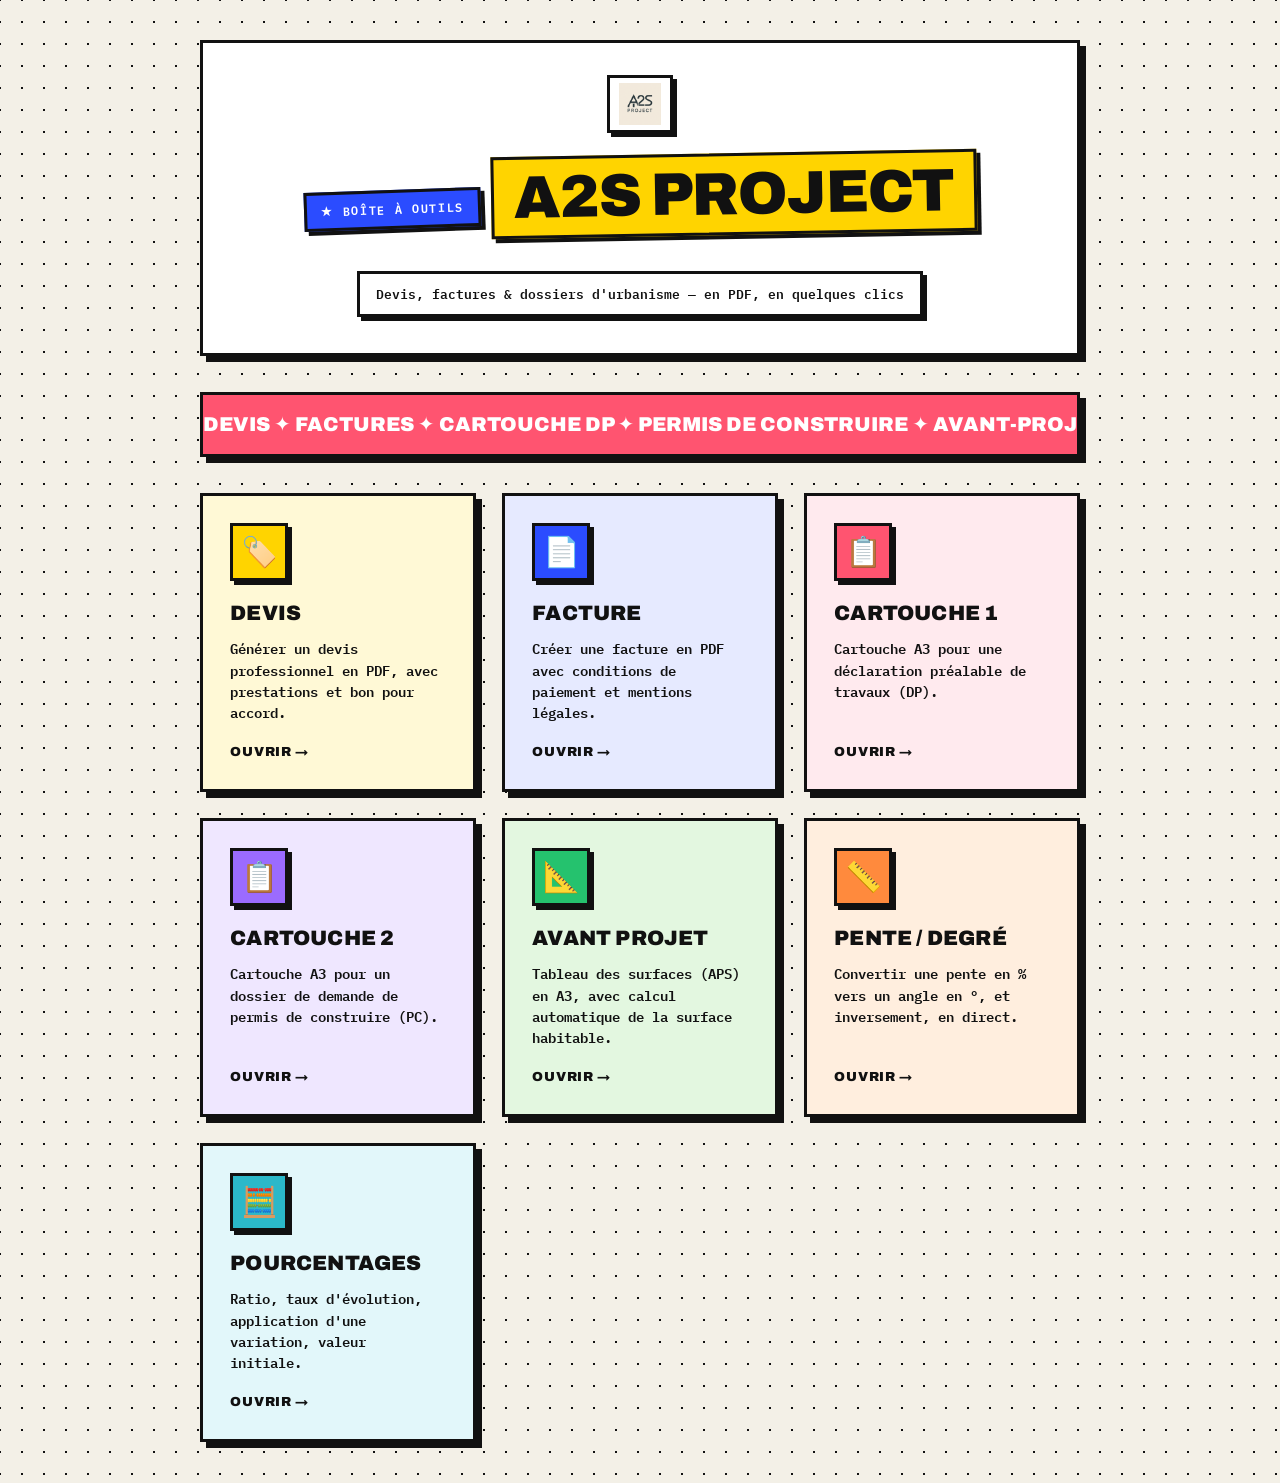
<file: index.html>
<!DOCTYPE html>
<html lang="fr">

<head>
    <meta charset="UTF-8">
    <meta name="viewport" content="width=device-width, initial-scale=1.0">
    <title>A2S PROJECT — Boîte à outils</title>
    <link rel="stylesheet" href="styles.css">
</head>

<body>
    <div class="container">
        <header>
            <div class="logo-container"><img src="logo.png" alt="Logo A2S PROJECT" id="headerLogo"
                    onerror="this.style.display='none'"></div>
            <span class="badge">★ Boîte à outils</span>
            <h1>A2S PROJECT</h1>
            <p class="subtitle">Devis, factures &amp; dossiers d'urbanisme — en PDF, en quelques clics</p>
        </header>

        <div class="marquee-container">
            <div class="marquee">
                <span>DEVIS ✦ FACTURES ✦ CARTOUCHE DP ✦ PERMIS DE CONSTRUIRE ✦ AVANT-PROJET ✦ </span>
                <span>DEVIS ✦ FACTURES ✦ CARTOUCHE DP ✦ PERMIS DE CONSTRUIRE ✦ AVANT-PROJET ✦ </span>
            </div>
        </div>

        <div class="tool-grid">
            <a href="./devis.html" class="tool-card accent-1">
                <div class="tool-icon">🏷️</div>
                <h2>Devis</h2>
                <p>Générer un devis professionnel en PDF, avec prestations et bon pour accord.</p>
                <span class="tool-go">Ouvrir →</span>
            </a>

            <a href="./facture.html" class="tool-card accent-2">
                <div class="tool-icon">📄</div>
                <h2>Facture</h2>
                <p>Créer une facture en PDF avec conditions de paiement et mentions légales.</p>
                <span class="tool-go">Ouvrir →</span>
            </a>

            <a href="./cartouche1.html" class="tool-card accent-3">
                <div class="tool-icon">📋</div>
                <h2>Cartouche 1</h2>
                <p>Cartouche A3 pour une déclaration préalable de travaux (DP).</p>
                <span class="tool-go">Ouvrir →</span>
            </a>

            <a href="./cartouche2.html" class="tool-card accent-4">
                <div class="tool-icon">📋</div>
                <h2>Cartouche 2</h2>
                <p>Cartouche A3 pour un dossier de demande de permis de construire (PC).</p>
                <span class="tool-go">Ouvrir →</span>
            </a>

            <a href="./avant-projet.html" class="tool-card accent-5">
                <div class="tool-icon">📐</div>
                <h2>Avant Projet</h2>
                <p>Tableau des surfaces (APS) en A3, avec calcul automatique de la surface habitable.</p>
                <span class="tool-go">Ouvrir →</span>
            </a>

            <a href="./convertisseur.html" class="tool-card accent-6">
                <div class="tool-icon">📏</div>
                <h2>Pente / Degré</h2>
                <p>Convertir une pente en % vers un angle en °, et inversement, en direct.</p>
                <span class="tool-go">Ouvrir →</span>
            </a>

            <a href="./pourcentages.html" class="tool-card accent-7">
                <div class="tool-icon">🧮</div>
                <h2>Pourcentages</h2>
                <p>Ratio, taux d'évolution, application d'une variation, valeur initiale.</p>
                <span class="tool-go">Ouvrir →</span>
            </a>
        </div>
    </div>
</body>

</html>
</file>
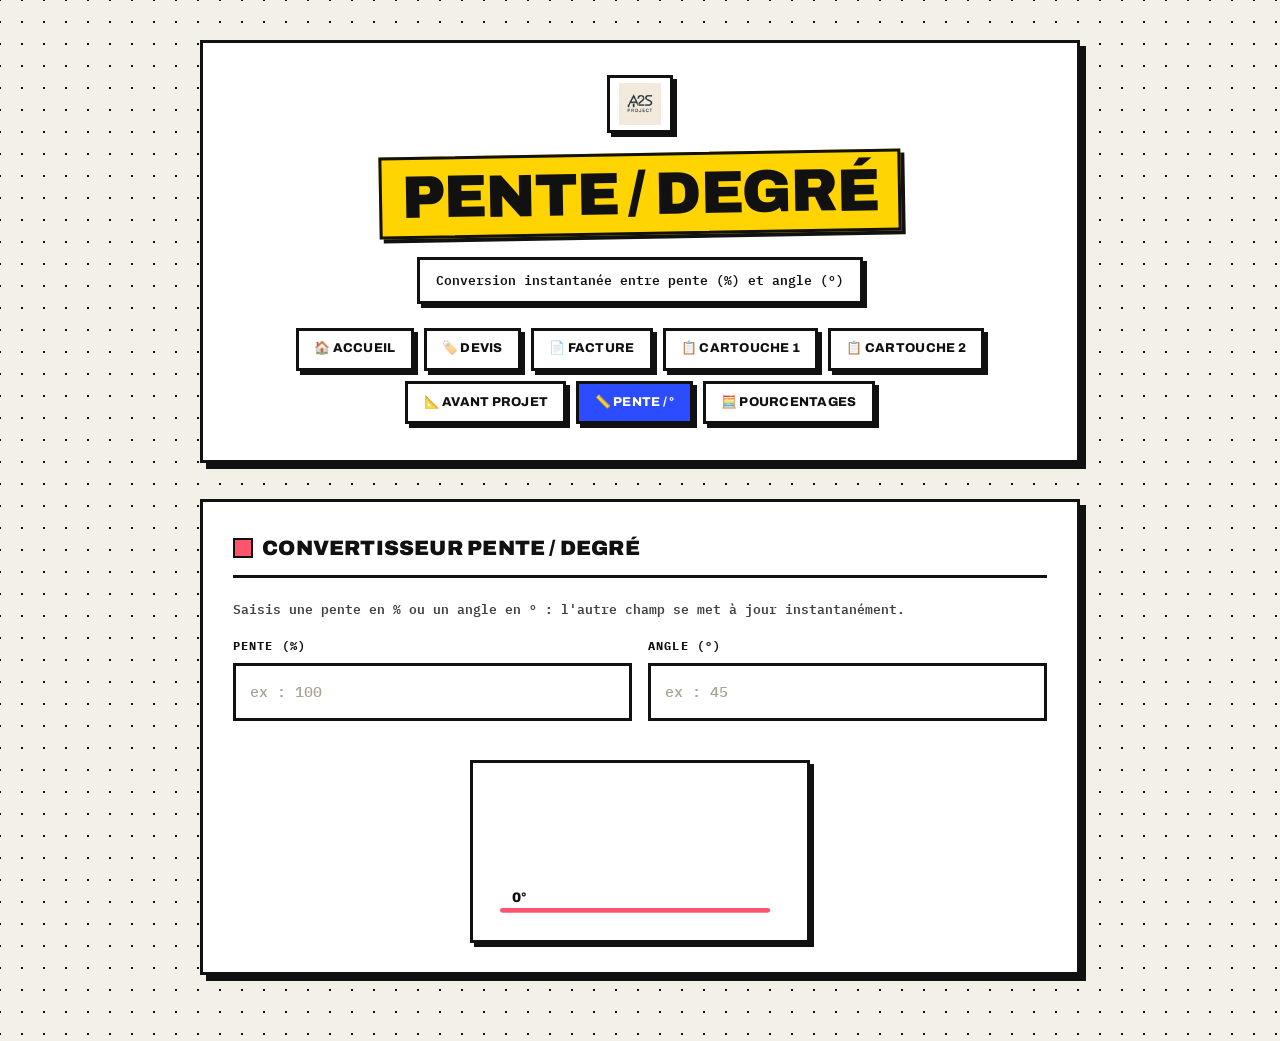
<file: convertisseur.html>
<!DOCTYPE html>
<html lang="fr">

<head>
    <meta charset="UTF-8">
    <meta name="viewport" content="width=device-width, initial-scale=1.0">
    <title>Convertisseur Pente / Degré</title>
    <script src="calculs.js"></script>
    <link rel="stylesheet" href="styles.css">
</head>

<body>
    <div class="container">
        <header>
            <div class="logo-container"><img src="logo.png" alt="Logo" id="headerLogo" onerror="this.style.display='none'"></div>
            <h1>Pente / Degré</h1>
            <p class="subtitle">Conversion instantanée entre pente (%) et angle (°)</p>
            <div class="nav-links">
                <a href="./index.html" class="nav-link">🏠 Accueil</a>
                <a href="./devis.html" class="nav-link">🏷️ Devis</a>
                <a href="./facture.html" class="nav-link">📄 Facture</a>
                <a href="./cartouche1.html" class="nav-link">📋 Cartouche 1</a>
                <a href="./cartouche2.html" class="nav-link">📋 Cartouche 2</a>
                <a href="./avant-projet.html" class="nav-link">📐 Avant Projet</a>
                <a href="./convertisseur.html" class="nav-link active">📏 Pente / °</a>
                <a href="./pourcentages.html" class="nav-link">🧮 Pourcentages</a>
            </div>
        </header>

        <div class="card">
            <h2 class="card-title">Convertisseur Pente / Degré</h2>
            <p class="hint">Saisis une pente en % ou un angle en ° : l'autre champ se met à jour instantanément.</p>
            <div class="row">
                <div class="form-group">
                    <label>Pente (%)</label>
                    <input type="text" inputmode="decimal" id="pente" placeholder="ex : 100">
                </div>
                <div class="form-group">
                    <label>Angle (°)</label>
                    <input type="text" inputmode="decimal" id="degre" placeholder="ex : 45">
                </div>
            </div>

            <div class="slope-viz">
                <svg class="slope-svg" viewBox="0 0 340 180" role="img" aria-label="Visualisation de la pente">
                    <polygon id="vizTri" points="30,150 300,150 300,150"></polygon>
                    <line id="vizHyp" class="hyp" x1="30" y1="150" x2="300" y2="150"></line>
                    <text id="vizLabel" x="40" y="142">0°</text>
                </svg>
            </div>
        </div>
    </div>

    <script>
        /* ---- Couche DOM : lecture des champs, appel des fonctions pures de
               calculs.js, puis affichage. Aucune logique de calcul ici. ---- */
        (function () {
            const pente = document.getElementById('pente');
            const degre = document.getElementById('degre');
            const tri = document.getElementById('vizTri');
            const hyp = document.getElementById('vizHyp');
            const label = document.getElementById('vizLabel');

            const parse = (v) => parseFloat(String(v).replace(',', '.').trim());
            const fmt = (n) => {
                if (!isFinite(n)) return '';
                return (Math.round(n * 1000) / 1000).toString().replace('.', ',');
            };

            function drawViz(angle) {
                const x0 = 30, baseY = 150, run = 270, maxRise = 130;
                const a = isFinite(angle) ? angle : 0;
                let rise = run * Math.tan(a * Math.PI / 180);
                rise = Math.max(0, Math.min(rise, maxRise));   // borné pour rester lisible
                const apexX = x0 + run, apexY = baseY - rise;
                tri.setAttribute('points', `${x0},${baseY} ${apexX},${baseY} ${apexX},${apexY}`);
                hyp.setAttribute('x1', x0); hyp.setAttribute('y1', baseY);
                hyp.setAttribute('x2', apexX); hyp.setAttribute('y2', apexY);
                label.textContent = (isFinite(angle) ? fmt(angle) : '0') + '°';
            }

            pente.addEventListener('input', () => {
                const p = parse(pente.value);
                if (isNaN(p)) { degre.value = ''; drawViz(0); return; }
                const angle = Calculs.penteVersDegre(p);
                degre.value = fmt(angle);
                drawViz(angle);
            });

            degre.addEventListener('input', () => {
                const a = parse(degre.value);
                if (isNaN(a)) { pente.value = ''; drawViz(0); return; }
                pente.value = fmt(Calculs.degreVersPente(a));
                drawViz(a);
            });

            drawViz(0);
        })();
    </script>
</body>

</html>
</file>
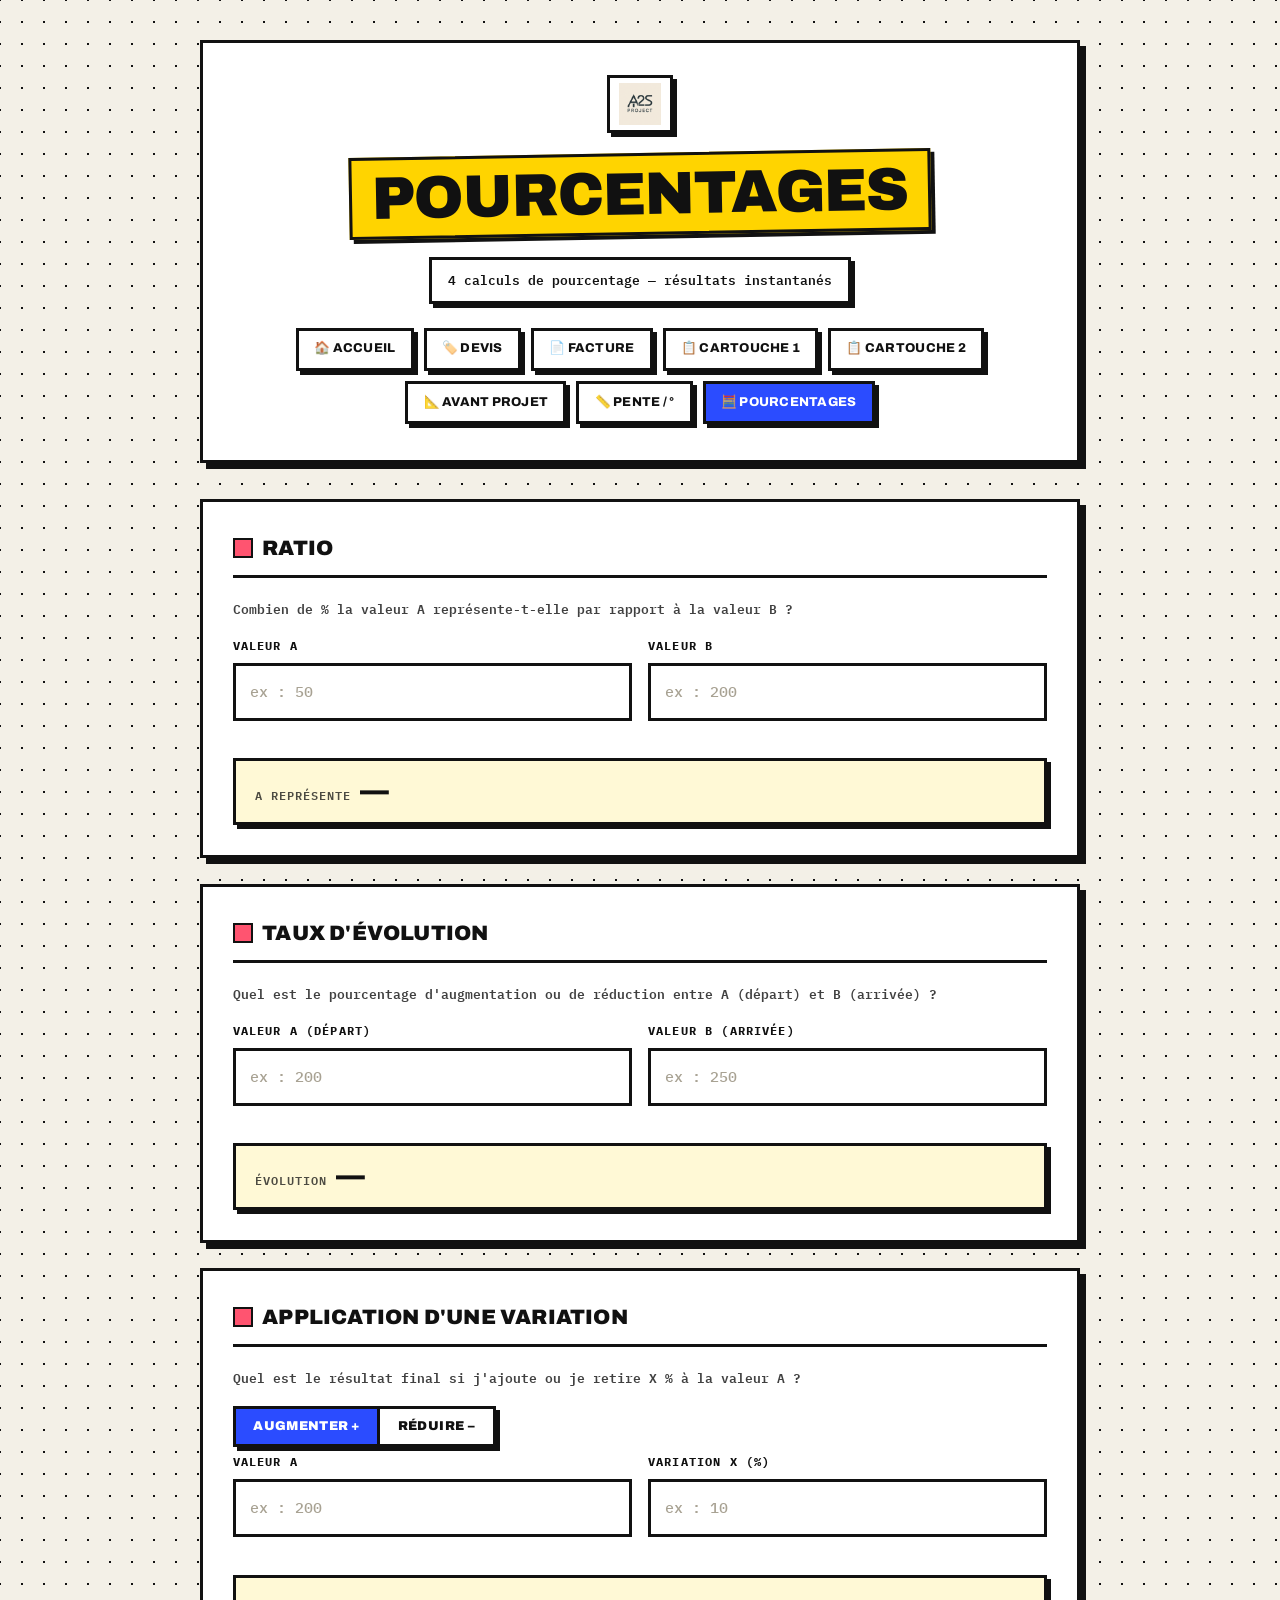
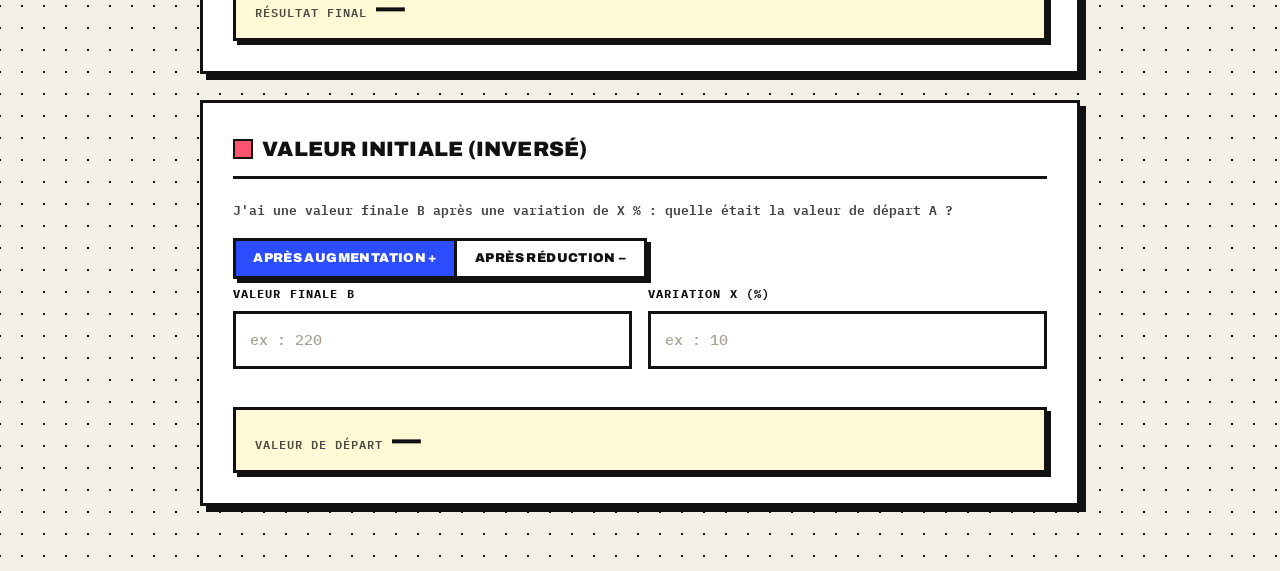
<file: pourcentages.html>
<!DOCTYPE html>
<html lang="fr">

<head>
    <meta charset="UTF-8">
    <meta name="viewport" content="width=device-width, initial-scale=1.0">
    <title>Calculateur de Pourcentages</title>
    <script src="calculs.js"></script>
    <link rel="stylesheet" href="styles.css">
</head>

<body>
    <div class="container">
        <header>
            <div class="logo-container"><img src="logo.png" alt="Logo" id="headerLogo" onerror="this.style.display='none'"></div>
            <h1>Pourcentages</h1>
            <p class="subtitle">4 calculs de pourcentage — résultats instantanés</p>
            <div class="nav-links">
                <a href="./index.html" class="nav-link">🏠 Accueil</a>
                <a href="./devis.html" class="nav-link">🏷️ Devis</a>
                <a href="./facture.html" class="nav-link">📄 Facture</a>
                <a href="./cartouche1.html" class="nav-link">📋 Cartouche 1</a>
                <a href="./cartouche2.html" class="nav-link">📋 Cartouche 2</a>
                <a href="./avant-projet.html" class="nav-link">📐 Avant Projet</a>
                <a href="./convertisseur.html" class="nav-link">📏 Pente / °</a>
                <a href="./pourcentages.html" class="nav-link active">🧮 Pourcentages</a>
            </div>
        </header>

        <!-- 1. RATIO -->
        <div class="card">
            <h2 class="card-title">Ratio</h2>
            <p class="hint">Combien de % la valeur A représente-t-elle par rapport à la valeur B ?</p>
            <div class="row">
                <div class="form-group"><label>Valeur A</label><input type="text" inputmode="decimal" id="ratioA" placeholder="ex : 50"></div>
                <div class="form-group"><label>Valeur B</label><input type="text" inputmode="decimal" id="ratioB" placeholder="ex : 200"></div>
            </div>
            <div class="calc-result" id="ratioRes"><span class="res-label">A représente</span><span class="res-value">—</span></div>
        </div>

        <!-- 2. TAUX D'ÉVOLUTION -->
        <div class="card">
            <h2 class="card-title">Taux d'évolution</h2>
            <p class="hint">Quel est le pourcentage d'augmentation ou de réduction entre A (départ) et B (arrivée) ?</p>
            <div class="row">
                <div class="form-group"><label>Valeur A (départ)</label><input type="text" inputmode="decimal" id="evoA" placeholder="ex : 200"></div>
                <div class="form-group"><label>Valeur B (arrivée)</label><input type="text" inputmode="decimal" id="evoB" placeholder="ex : 250"></div>
            </div>
            <div class="calc-result" id="evoRes"><span class="res-label">Évolution</span><span class="res-value">—</span></div>
        </div>

        <!-- 3. APPLICATION D'UNE VARIATION -->
        <div class="card">
            <h2 class="card-title">Application d'une variation</h2>
            <p class="hint">Quel est le résultat final si j'ajoute ou je retire X % à la valeur A ?</p>
            <div class="toggle-group" id="varSens" data-sens="+">
                <button type="button" class="toggle-btn active" data-val="+">Augmenter +</button>
                <button type="button" class="toggle-btn is-minus" data-val="-">Réduire −</button>
            </div>
            <div class="row">
                <div class="form-group"><label>Valeur A</label><input type="text" inputmode="decimal" id="varA" placeholder="ex : 200"></div>
                <div class="form-group"><label>Variation X (%)</label><input type="text" inputmode="decimal" id="varX" placeholder="ex : 10"></div>
            </div>
            <div class="calc-result" id="varRes"><span class="res-label">Résultat final</span><span class="res-value">—</span></div>
        </div>

        <!-- 4. VALEUR INITIALE (INVERSÉ) -->
        <div class="card">
            <h2 class="card-title">Valeur initiale (inversé)</h2>
            <p class="hint">J'ai une valeur finale B après une variation de X % : quelle était la valeur de départ A ?</p>
            <div class="toggle-group" id="invSens" data-sens="+">
                <button type="button" class="toggle-btn active" data-val="+">Après augmentation +</button>
                <button type="button" class="toggle-btn is-minus" data-val="-">Après réduction −</button>
            </div>
            <div class="row">
                <div class="form-group"><label>Valeur finale B</label><input type="text" inputmode="decimal" id="invB" placeholder="ex : 220"></div>
                <div class="form-group"><label>Variation X (%)</label><input type="text" inputmode="decimal" id="invX" placeholder="ex : 10"></div>
            </div>
            <div class="calc-result" id="invRes"><span class="res-label">Valeur de départ</span><span class="res-value">—</span></div>
        </div>
    </div>

    <script>
        /* ---- Couche DOM uniquement : écoute les champs, appelle les fonctions
               PURES de calculs.js, puis affiche. Aucun calcul ici. ---- */
        (function () {
            const parse = (v) => parseFloat(String(v).replace(',', '.').trim());
            const nf = new Intl.NumberFormat('fr-FR', { maximumFractionDigits: 2 });
            const fmt = (n) => (isFinite(n) ? nf.format(n) : '—');

            const setRes = (boxId, text) => {
                document.getElementById(boxId).querySelector('.res-value').textContent = text;
            };

            // Branche un input -> recalcul
            const on = (ids, fn) => ids.forEach(id => document.getElementById(id).addEventListener('input', fn));

            // Branche un toggle +/- -> recalcul
            const wireToggle = (groupId, fn) => {
                const group = document.getElementById(groupId);
                group.querySelectorAll('.toggle-btn').forEach(btn => {
                    btn.addEventListener('click', () => {
                        group.querySelectorAll('.toggle-btn').forEach(b => b.classList.remove('active'));
                        btn.classList.add('active');
                        group.dataset.sens = btn.dataset.val;
                        fn();
                    });
                });
            };

            // 1. Ratio
            function calcRatio() {
                const a = parse(document.getElementById('ratioA').value);
                const b = parse(document.getElementById('ratioB').value);
                if (isNaN(a) || isNaN(b) || b === 0) return setRes('ratioRes', '—');
                setRes('ratioRes', fmt(Calculs.ratio(a, b)) + ' % de B');
            }
            on(['ratioA', 'ratioB'], calcRatio);

            // 2. Taux d'évolution
            function calcEvo() {
                const a = parse(document.getElementById('evoA').value);
                const b = parse(document.getElementById('evoB').value);
                const box = document.getElementById('evoRes');
                box.classList.remove('is-up', 'is-down');
                if (isNaN(a) || isNaN(b) || a === 0) return setRes('evoRes', '—');
                const t = Calculs.tauxEvolution(a, b);
                const signe = t > 0 ? '+ ' : (t < 0 ? '− ' : '');
                setRes('evoRes', signe + fmt(Math.abs(t)) + ' %');
                if (t > 0) box.classList.add('is-up');
                else if (t < 0) box.classList.add('is-down');
            }
            on(['evoA', 'evoB'], calcEvo);

            // 3. Application d'une variation
            function calcVar() {
                const a = parse(document.getElementById('varA').value);
                const x = parse(document.getElementById('varX').value);
                const sens = document.getElementById('varSens').dataset.sens;
                if (isNaN(a) || isNaN(x)) return setRes('varRes', '—');
                setRes('varRes', fmt(Calculs.appliquerVariation(a, x, sens)));
            }
            on(['varA', 'varX'], calcVar);
            wireToggle('varSens', calcVar);

            // 4. Valeur initiale (inversé)
            function calcInv() {
                const b = parse(document.getElementById('invB').value);
                const x = parse(document.getElementById('invX').value);
                const sens = document.getElementById('invSens').dataset.sens;
                const diviseur = 1 + (sens === '-' ? -1 : 1) * (x / 100);
                if (isNaN(b) || isNaN(x) || diviseur === 0) return setRes('invRes', '—');
                setRes('invRes', fmt(Calculs.valeurInitiale(b, x, sens)));
            }
            on(['invB', 'invX'], calcInv);
            wireToggle('invSens', calcInv);
        })();
    </script>
</body>

</html>
</file>
<file: styles.css>
/* ============================================================================
   styles.css — Boîte à outils A2S PROJECT
   DA NÉO-BRUTALISTE, inspirée du portfolio Pierre H. :
   Archivo 900 + IBM Plex Mono · jaune / bleu / rose / encre · coins carrés ·
   bordures 3px · ombres dures · fond à pois · effets « tampon » & « press ».
   (Les PDF générés restent, eux, en navy/or — non concernés par cette feuille.)
   ========================================================================== */

@import url('https://fonts.googleapis.com/css2?family=Archivo:wght@600;800;900&family=IBM+Plex+Mono:wght@400;500;600;700&display=swap');

:root {
    --bg: #f3f0e7;
    --ink: #111111;
    --yellow: #ffd400;
    --blue: #2b4cff;
    --pink: #ff5470;
    --green: #25c26e;
    --purple: #9b6bff;
    --white: #ffffff;

    --blue-soft: #e6eaff;
    --pink-soft: #ffeaee;
    --yellow-soft: #fff9d6;
    --green-soft: #e3f7e0;
    --purple-soft: #efe7ff;

    --border: 3px solid var(--ink);
    --shadow: 6px 6px 0 0 var(--ink);
    --shadow-sm: 4px 4px 0 0 var(--ink);
    --shadow-lg: 10px 10px 0 0 var(--ink);

    /* Compat. avec les styles inline existants des pages */
    --primary: var(--blue);
    --secondary: var(--yellow);
    --accent: var(--pink);
    --card: var(--white);
    --text: var(--ink);

    --font-head: 'Archivo', system-ui, sans-serif;
    --font-body: 'IBM Plex Mono', ui-monospace, monospace;
}

* { box-sizing: border-box; margin: 0; padding: 0; }

html { scroll-behavior: smooth; }

body {
    font-family: var(--font-body);
    background: var(--bg);
    background-image: radial-gradient(var(--ink) 1px, transparent 1px);
    background-size: 22px 22px;
    background-position: -11px -11px;
    color: var(--ink);
    line-height: 1.55;
    min-height: 100vh;
    overflow-x: hidden;
    padding: 2.5rem 1rem;
}

::selection { background: var(--yellow); color: var(--ink); }

:focus-visible { outline: 3px solid var(--ink); outline-offset: 3px; }

/* Scrollbar brutaliste */
::-webkit-scrollbar { width: 14px; height: 14px; }
::-webkit-scrollbar-track { background: var(--bg); border-left: var(--border); }
::-webkit-scrollbar-thumb { background: var(--ink); border: 3px solid var(--bg); }

/* ---------- Typographie ---------- */
h1, h2, h3, .card-title {
    font-family: var(--font-head);
    font-weight: 900;
    text-transform: uppercase;
    letter-spacing: 0.01em;
}

p, li, label, input, textarea, select { font-family: var(--font-body); }

/* ---------- Animations ---------- */
@keyframes stampIn {
    from { opacity: 0; transform: scale(1.18) rotate(2deg); }
    to   { opacity: 1; transform: scale(1) rotate(0deg); }
}
@keyframes marquee {
    0%   { transform: translateX(0); }
    100% { transform: translateX(-50%); }
}

/* ---------- En-tête ---------- */
header {
    text-align: center;
    margin: 0 auto 2.25rem;
    max-width: 880px;
    padding: 2rem 1.5rem 2.25rem;
    background: var(--white);
    border: var(--border);
    box-shadow: var(--shadow);
    animation: stampIn .4s cubic-bezier(.2, 1.4, .4, 1) both;
}

.logo-container { display: flex; justify-content: center; margin-bottom: 1.25rem; }

.logo-container img {
    max-height: 58px;
    max-width: 210px;
    border: var(--border);
    box-shadow: var(--shadow-sm);
    background: #fff;
    padding: 5px 9px;
}

h1 {
    font-size: clamp(30px, 5.2vw, 60px);
    line-height: 1;
    letter-spacing: -0.02em;
    color: var(--ink);
    background: var(--yellow);
    display: inline-block;
    padding: 8px 20px;
    border: var(--border);
    box-shadow: var(--shadow-sm);
    transform: rotate(-1deg);
}

.subtitle {
    display: inline-block;
    margin-top: 1.4rem;
    background: var(--white);
    border: var(--border);
    box-shadow: var(--shadow-sm);
    padding: 10px 16px;
    font-size: 13px;
    font-weight: 600;
}

/* Badge "eyebrow" (utilisé sur l'accueil) */
.badge {
    display: inline-block;
    background: var(--blue);
    color: var(--white);
    font-family: var(--font-body);
    font-weight: 600;
    font-size: 12px;
    letter-spacing: 0.14em;
    text-transform: uppercase;
    padding: 7px 14px;
    border: var(--border);
    box-shadow: var(--shadow-sm);
    transform: rotate(-2deg);
    margin-bottom: 1.25rem;
}

/* ---------- Marquee (accueil) ---------- */
.marquee-container {
    max-width: 880px;
    margin: 0 auto 2.25rem;
    background: var(--pink);
    color: var(--white);
    border: var(--border);
    box-shadow: var(--shadow);
    padding: 14px 0;
    overflow: hidden;
    white-space: nowrap;
}
.marquee {
    display: inline-block;
    font-family: var(--font-head);
    font-weight: 900;
    font-size: 20px;
    text-transform: uppercase;
    animation: marquee 20s linear infinite;
}
.marquee span { padding-right: 8px; }

/* ---------- Navigation ---------- */
.nav-links {
    display: flex;
    justify-content: center;
    gap: 10px;
    margin-top: 1.5rem;
    flex-wrap: wrap;
}

.nav-link {
    font-family: var(--font-head);
    font-weight: 800;
    font-size: 0.8rem;
    text-transform: uppercase;
    letter-spacing: 0.02em;
    padding: 0.55rem 0.95rem;
    background: var(--white);
    border: var(--border);
    box-shadow: var(--shadow-sm);
    text-decoration: none;
    color: var(--ink);
    transition: transform .08s ease, box-shadow .08s ease, background .12s ease, color .12s ease;
}
.nav-link:hover { transform: translate(4px, 4px); box-shadow: 0 0 0 0 var(--ink); }
.nav-link.active { background: var(--blue); color: var(--white); }

/* ---------- Cartes / sections ---------- */
.card {
    background: var(--white);
    padding: 1.85rem;
    border: var(--border);
    box-shadow: var(--shadow);
    margin: 0 auto 1.6rem;
    max-width: 880px;
    animation: stampIn .4s cubic-bezier(.2, 1.4, .4, 1) both;
}

.card-title {
    font-size: 1.3rem;
    color: var(--ink);
    margin-bottom: 1.3rem;
    padding-bottom: 0.7rem;
    border-bottom: var(--border);
    display: flex;
    align-items: center;
    gap: 0.6rem;
}
.card-title::before {
    content: "";
    width: 16px;
    height: 16px;
    background: var(--pink);
    border: 2px solid var(--ink);
    display: inline-block;
    flex: 0 0 auto;
}

/* ---------- Formulaires ---------- */
.form-group { margin-bottom: 1.25rem; }

label {
    display: block;
    font-weight: 700;
    color: var(--ink);
    margin-bottom: 0.5rem;
    font-size: 0.72rem;
    text-transform: uppercase;
    letter-spacing: 0.1em;
}

input,
textarea,
select {
    width: 100%;
    padding: 0.85rem 0.9rem;
    border: var(--border);
    font-size: 0.92rem;
    font-weight: 600;
    background: var(--white);
    color: var(--ink);
    transition: box-shadow .08s ease, transform .08s ease, background .12s ease;
}
input::placeholder, textarea::placeholder { color: #a8a293; font-weight: 500; }

input:focus,
textarea:focus,
select:focus {
    outline: none;
    box-shadow: var(--shadow-sm);
    transform: translate(-2px, -2px);
    background: #fffdf5;
}

input:read-only,
input[readonly] {
    background: #e7e2d4;
    cursor: not-allowed;
    box-shadow: none;
}
input:read-only:focus,
input[readonly]:focus { transform: none; box-shadow: none; background: #e7e2d4; }

textarea { resize: vertical; min-height: 96px; }

.row { display: grid; grid-template-columns: 1fr 1fr; gap: 1rem; }

/* ---------- Lignes répétables ---------- */
.item-row {
    display: grid;
    grid-template-columns: 2fr 1fr 1fr auto;
    gap: 0.85rem;
    margin-bottom: 1rem;
    padding: 1rem;
    background: var(--yellow-soft);
    border: var(--border);
    box-shadow: var(--shadow-sm);
    align-items: end;
}
.piece-row,
.surface-row {
    display: grid;
    grid-template-columns: 2fr 1fr auto;
    gap: 0.85rem;
    padding: 0.9rem;
    background: var(--blue-soft);
    border: var(--border);
    box-shadow: var(--shadow-sm);
    margin-bottom: 0.9rem;
    align-items: center;
}

/* ---------- Boutons (effet "press" : s'enfoncent dans leur ombre) ---------- */
button { font-family: var(--font-head); }

.btn-remove,
.btn-remove-piece,
.btn-add,
.btn-generate,
.btn-action {
    font-family: var(--font-head);
    font-weight: 900;
    text-transform: uppercase;
    letter-spacing: 0.03em;
    border: var(--border);
    cursor: pointer;
    transition: transform .08s ease, box-shadow .08s ease, background .12s ease, color .12s ease;
}

.btn-remove,
.btn-remove-piece {
    background: var(--pink);
    color: var(--white);
    padding: 0.65rem 0.9rem;
    box-shadow: var(--shadow-sm);
}

.btn-add {
    background: var(--yellow);
    color: var(--ink);
    padding: 0.75rem 1.3rem;
    font-size: 0.9rem;
    box-shadow: var(--shadow-sm);
    margin-top: 0.5rem;
}

.btn-generate {
    background: var(--blue);
    color: var(--white);
    padding: 1.2rem 2rem;
    font-size: 1.05rem;
    box-shadow: var(--shadow);
    display: block;
    width: 100%;
}

.action-buttons { display: flex; gap: 1rem; margin-top: 1.75rem; flex-wrap: wrap; }

.btn-action {
    flex: 1;
    min-width: 170px;
    background: var(--white);
    color: var(--ink);
    padding: 1.1rem 1rem;
    font-size: 0.95rem;
    box-shadow: var(--shadow-sm);
    text-align: center;
}
.btn-action:hover { background: var(--yellow); }

/* Press commun */
.btn-remove:hover,
.btn-remove-piece:hover,
.btn-add:hover,
.btn-action:hover { transform: translate(4px, 4px); box-shadow: 0 0 0 0 var(--ink); }
.btn-generate:hover { transform: translate(4px, 4px); box-shadow: 0 0 0 0 var(--ink); }

.btn-remove:active,
.btn-remove-piece:active,
.btn-add:active,
.btn-generate:active,
.btn-action:active { transform: translate(4px, 4px); box-shadow: 0 0 0 0 var(--ink); }

/* ---------- Page d'accueil (hub) ---------- */
.tool-grid {
    display: grid;
    grid-template-columns: repeat(auto-fit, minmax(250px, 1fr));
    gap: 1.6rem;
    max-width: 880px;
    margin: 0 auto;
}

.tool-card {
    display: flex;
    flex-direction: column;
    gap: 0.5rem;
    padding: 1.7rem;
    background: var(--white);
    border: var(--border);
    box-shadow: var(--shadow);
    text-decoration: none;
    color: var(--ink);
    animation: stampIn .45s cubic-bezier(.2, 1.4, .4, 1) both;
    transition: transform .12s ease, box-shadow .12s ease;
}
.tool-card:hover { transform: translate(-4px, -4px); box-shadow: var(--shadow-lg); }
.tool-card:active { transform: translate(0, 0); box-shadow: var(--shadow-sm); }

.tool-card .tool-icon {
    width: 58px;
    height: 58px;
    display: grid;
    place-items: center;
    font-size: 1.85rem;
    border: var(--border);
    box-shadow: var(--shadow-sm);
    margin-bottom: 0.5rem;
    transition: transform .15s ease;
}
.tool-card:hover .tool-icon { transform: rotate(-6deg) scale(1.05); }

.tool-card h2 { font-size: 1.3rem; color: var(--ink); }
.tool-card p { color: var(--text); font-size: 0.86rem; font-weight: 600; }

.tool-card .tool-go {
    margin-top: auto;
    padding-top: 0.7rem;
    font-family: var(--font-head);
    font-weight: 900;
    text-transform: uppercase;
    font-size: 0.82rem;
    letter-spacing: 0.06em;
    color: var(--ink);
}
.tool-card .tool-go span { display: inline-block; transition: transform .15s ease; }
.tool-card:hover .tool-go span { transform: translateX(6px); }

.accent-1 { background: var(--yellow-soft); } .accent-1 .tool-icon { background: var(--yellow); }
.accent-2 { background: var(--blue-soft); }   .accent-2 .tool-icon { background: var(--blue); }
.accent-3 { background: var(--pink-soft); }   .accent-3 .tool-icon { background: var(--pink); }
.accent-4 { background: var(--purple-soft); } .accent-4 .tool-icon { background: var(--purple); }
.accent-5 { background: var(--green-soft); }  .accent-5 .tool-icon { background: var(--green); }

.tool-card:nth-child(1) { animation-delay: .04s; }
.tool-card:nth-child(2) { animation-delay: .09s; }
.tool-card:nth-child(3) { animation-delay: .14s; }
.tool-card:nth-child(4) { animation-delay: .19s; }
.tool-card:nth-child(5) { animation-delay: .24s; }

/* ---------- Panneau historique (fixé à l'écran) ---------- */
.history-panel,
#a2sHistoryPanel {
    position: fixed;
    top: 1.5rem;
    right: 1.5rem;
    width: 240px;
    max-height: calc(100vh - 3rem);
    overflow-y: auto;
    background: var(--white);
    border: var(--border);
    box-shadow: var(--shadow);
    z-index: 200;
}

.history-panel h3,
#a2sHistoryPanel h3 {
    font-family: var(--font-head);
    font-weight: 900;
    font-size: 0.9rem;
    text-transform: uppercase;
    letter-spacing: 0.04em;
    color: var(--white);
    padding: 0.8rem;
    border-bottom: var(--border);
    margin: 0;
    background: var(--blue);
    text-align: center;
    position: sticky;
    top: 0;
}

.history-panel ul,
#a2sHistoryPanel ul { list-style: none; padding: 0.5rem; margin: 0; }

@media (max-width: 1400px) {
    .history-panel,
    #a2sHistoryPanel {
        position: static;
        width: 100%;
        max-width: 880px;
        margin: 0 auto 1.6rem;
        max-height: none;
    }
    .history-panel h3,
    #a2sHistoryPanel h3 { position: static; }
}

.history-item { display: flex; align-items: stretch; gap: 0.4rem; margin-bottom: 0.5rem; }

.history-load {
    flex: 1;
    text-align: left;
    background: var(--yellow-soft);
    border: 2px solid var(--ink);
    box-shadow: 3px 3px 0 0 var(--ink);
    padding: 0.55rem 0.7rem;
    cursor: pointer;
    display: flex;
    flex-direction: column;
    line-height: 1.25;
    transition: transform .08s ease, box-shadow .08s ease, background .12s ease;
}
.history-load:hover { transform: translate(3px, 3px); box-shadow: 0 0 0 0 var(--ink); background: var(--yellow); }

.history-name { font-family: var(--font-head); font-weight: 900; color: var(--ink); font-size: 0.8rem; word-break: break-word; text-transform: uppercase; }
.history-date { font-size: 0.7rem; color: var(--text); opacity: .7; margin-top: 0.15rem; }

.history-del {
    background: var(--white);
    border: 2px solid var(--ink);
    box-shadow: 3px 3px 0 0 var(--ink);
    color: var(--pink);
    padding: 0 0.6rem;
    cursor: pointer;
    font-weight: 900;
    transition: transform .08s ease, box-shadow .08s ease, background .12s ease, color .12s ease;
}
.history-del:hover { background: var(--pink); color: var(--white); transform: translate(3px, 3px); box-shadow: 0 0 0 0 var(--ink); }

.history-empty { color: #9a948c; text-align: center; padding: 1rem 0.5rem; font-size: 0.8rem; font-style: italic; }

/* ---------- Toast ---------- */
.a2s-toast {
    position: fixed;
    bottom: 26px;
    left: 50%;
    transform: translateX(-50%) translateY(24px) rotate(-1.5deg);
    background: var(--ink);
    color: var(--yellow);
    padding: 0.85rem 1.4rem;
    border: var(--border);
    box-shadow: var(--shadow);
    font-family: var(--font-head);
    font-weight: 900;
    text-transform: uppercase;
    font-size: 0.85rem;
    letter-spacing: 0.04em;
    opacity: 0;
    pointer-events: none;
    transition: opacity .25s ease, transform .25s cubic-bezier(.2, 1.4, .4, 1);
    z-index: 9999;
}
.a2s-toast.show { opacity: 1; transform: translateX(-50%) translateY(0) rotate(-1.5deg); }

/* ---------- Responsive ---------- */
@media (max-width: 700px) {
    body { padding: 1.25rem 0.75rem; }
    .row,
    .item-row,
    .piece-row,
    .surface-row { grid-template-columns: 1fr; }
    .item-row,
    .piece-row,
    .surface-row { align-items: stretch; }
    h1 { transform: rotate(0deg); }
}

/* ---------- Calculateurs (Pente/Degré + Pourcentages) ---------- */
.hint {
    font-size: 0.82rem;
    font-weight: 600;
    color: var(--text);
    opacity: .8;
    margin-bottom: 1.1rem;
}

.calc-result {
    margin-top: 1.1rem;
    background: var(--yellow-soft);
    border: var(--border);
    box-shadow: var(--shadow-sm);
    padding: 1rem 1.2rem;
    display: flex;
    align-items: baseline;
    gap: 0.6rem;
    flex-wrap: wrap;
}
.calc-result .res-label {
    font-family: var(--font-body);
    font-weight: 600;
    font-size: 0.78rem;
    text-transform: uppercase;
    letter-spacing: 0.08em;
    opacity: .75;
}
.calc-result .res-value {
    font-family: var(--font-head);
    font-weight: 900;
    font-size: 1.8rem;
    line-height: 1;
    color: var(--ink);
}
.calc-result.is-up { background: var(--green-soft); }
.calc-result.is-down { background: var(--pink-soft); }
.calc-result.is-up .res-value { color: #137a43; }
.calc-result.is-down .res-value { color: #c0263b; }

/* Toggle +/- (augmentation / réduction) */
.toggle-group {
    display: inline-flex;
    border: var(--border);
    box-shadow: var(--shadow-sm);
    margin-bottom: 0.4rem;
    overflow: hidden;
}
.toggle-btn {
    font-family: var(--font-head);
    font-weight: 900;
    text-transform: uppercase;
    font-size: 0.8rem;
    letter-spacing: 0.03em;
    padding: 0.65rem 1.1rem;
    background: var(--white);
    color: var(--ink);
    border: none;
    cursor: pointer;
    transition: background .12s ease, color .12s ease;
}
.toggle-btn + .toggle-btn { border-left: var(--border); }
.toggle-btn.active { background: var(--blue); color: var(--white); }
.toggle-btn.active.is-minus { background: var(--pink); }

/* Visualisation de pente (SVG) */
.slope-viz { display: flex; justify-content: center; margin-top: 1.2rem; }
.slope-svg {
    width: 100%;
    max-width: 340px;
    height: auto;
    background: var(--white);
    border: var(--border);
    box-shadow: var(--shadow-sm);
}
.slope-svg polygon { fill: var(--yellow-soft); stroke: var(--ink); stroke-width: 3; stroke-linejoin: round; }
.slope-svg .hyp { stroke: var(--pink); stroke-width: 5; stroke-linecap: round; }
.slope-svg text { font-family: var(--font-head); font-weight: 900; fill: var(--ink); font-size: 14px; }

/* Accents supplémentaires (cartes accueil 6 & 7) */
.accent-6 { background: #ffeede; } .accent-6 .tool-icon { background: #ff8a3d; }
.accent-7 { background: #e2f7fa; } .accent-7 .tool-icon { background: #2bb8c9; }
.tool-card:nth-child(6) { animation-delay: .29s; }
.tool-card:nth-child(7) { animation-delay: .34s; }

/* ---------- Reduced motion ---------- */
@media (prefers-reduced-motion: reduce) {
    *, *::before, *::after { animation: none !important; transition: none !important; }
    html { scroll-behavior: auto; }
    h1 { transform: rotate(-1deg); }
}
</file>
